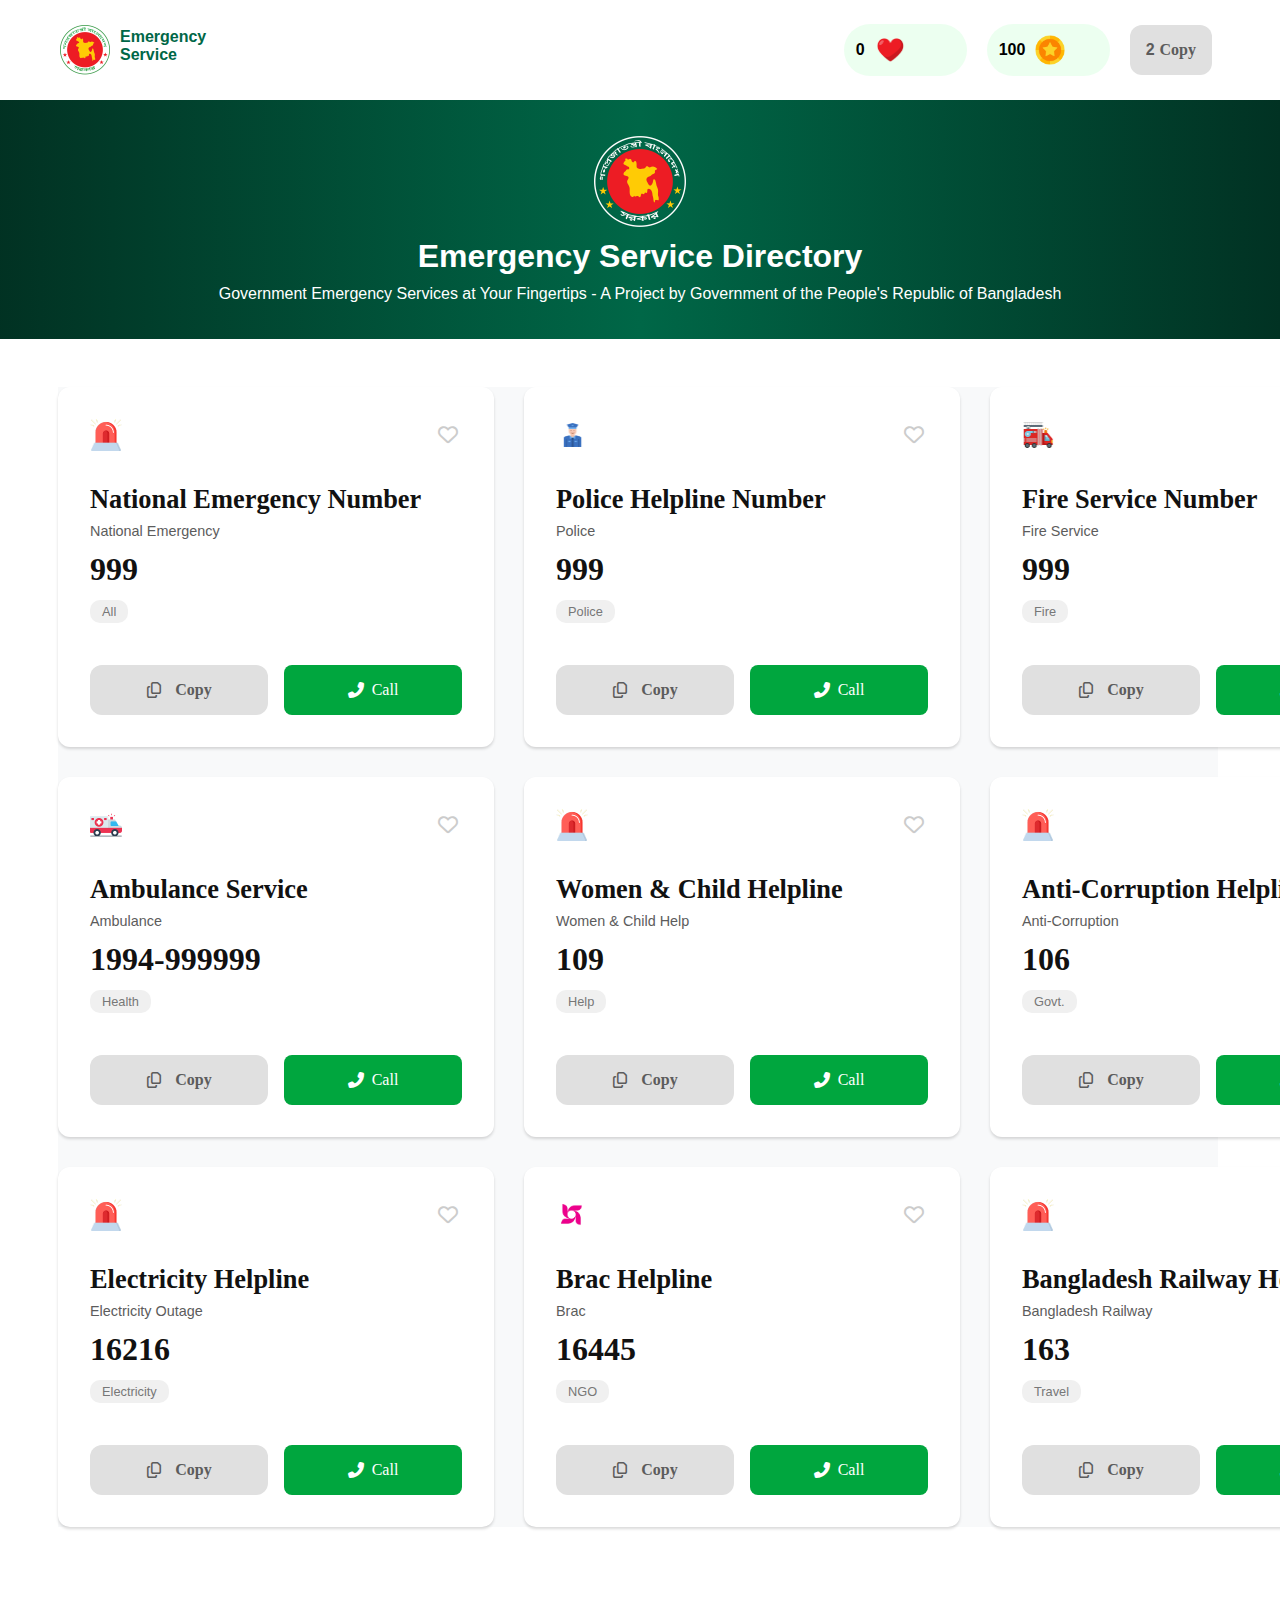
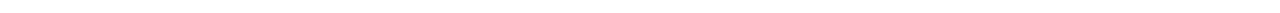
<file: index.html>
<!DOCTYPE html>
<html lang="en">
  <head>
    <meta charset="UTF-8" />
    <meta name="viewport" content="width=device-width, initial-scale=1.0" />
    <title>Emergency Service Directory</title>
    <!-- font style -->
    <link rel="preconnect" href="https://fonts.googleapis.com" />
    <link rel="preconnect" href="https://fonts.gstatic.com" crossorigin />
    <link
      href="https://fonts.googleapis.com/css2?family=Poppins:ital,wght@0,100;0,200;0,300;0,400;0,500;0,600;0,700;0,800;0,900;1,100;1,200;1,300;1,400;1,500;1,600;1,700;1,800;1,900&display=swap"
      rel="stylesheet"
    />
    <!-- font awesome -->
    <link
      rel="stylesheet"
      href="https://cdnjs.cloudflare.com/ajax/libs/font-awesome/6.7.2/css/all.min.css"
      integrity="sha512-Evv84Mr4kqVGRNSgIGL/F/aIDqQb7xQ2vcrdIwxfjThSH8CSR7PBEakCr51Ck+w+/U6swU2Im1vVX0SVk9ABhg=="
      crossorigin="anonymous"
      referrerpolicy="no-referrer"
    />
    <link rel="stylesheet" href="style.css" />
  </head>
  <body>
    <nav class="title">
      <div class="title-left">
        <img src="./assignment5/logo.png" class="logo" />
        <span class="title-name">Emergency Service</span>
      </div>
      <div class="title-right">
        <div class="interaction-item">
          <span id="heartCount">0</span>
          <img src="./assignment5/heart.png" alt="Heart Icon" class="icon" />
        </div>
        <div class="interaction-item">
          <span id="coinCount">100</span>
          <img src="./assignment5/coin.png" alt="Coin Icon" class="icon" />
        </div>
        <button id="copyButton" class="copy-button">
          <span id="copyCount">2</span> Copy
        </button>
      </div>
    </nav>
    <section class="hero">
      <img src="./assignment5/logo-dark.png" class="hero-logo" />
      <h1 class="hero-title">Emergency Service Directory</h1>
      <p class="hero-slogan">
        Government Emergency Services at Your Fingertips - A Project by
        Government of the People's Republic of Bangladesh
      </p>
    </section>
    <!-- card section -->
    <main class="main-section">
      <div class="card-section">
        <div
          class="card"
          data-service-name="National Emergency Number"
          data-hotline-number="999"
        >
          <div class="card-header">
            <div class="card-icon">
              <img src="./assignment5/emergency.png" alt="Emergency Icon" />
            </div>
            <div class="card-favorite">
              <i class="far fa-heart"></i>
            </div>
          </div>
          <div class="card-content">
            <h3 class="service-name-main">National Emergency Number</h3>
            <p class="service-name-sub">National Emergency</p>
            <div class="hotline-number">999</div>
            <div class="category-badge">All</div>
          </div>
          <div class="card-actions">
            <button class="copy-button">
              <i class="far fa-copy"></i> Copy
            </button>
            <button class="call-button">
              <i class="fas fa-phone-alt"></i> Call
            </button>
          </div>
        </div>

        <div
          class="card"
          data-service-name="Police Helpline Number"
          data-hotline-number="999"
        >
          <div class="card-header">
            <div class="card-icon">
              <img src="./assignment5/police.png" alt="Police Icon" />
            </div>
            <div class="card-favorite">
              <i class="far fa-heart"></i>
            </div>
          </div>
          <div class="card-content">
            <h3 class="service-name-main">Police Helpline Number</h3>
            <p class="service-name-sub">Police</p>
            <div class="hotline-number">999</div>
            <div class="category-badge">Police</div>
          </div>
          <div class="card-actions">
            <button class="copy-button">
              <i class="far fa-copy"></i> Copy
            </button>
            <button class="call-button">
              <i class="fas fa-phone-alt"></i> Call
            </button>
          </div>
        </div>

        <div
          class="card"
          data-service-name="Fire Service Number"
          data-hotline-number="999"
        >
          <div class="card-header">
            <div class="card-icon">
              <img src="./assignment5/fire-service.png" alt="Fire Icon" />
            </div>
            <div class="card-favorite">
              <i class="far fa-heart"></i>
            </div>
          </div>
          <div class="card-content">
            <h3 class="service-name-main">Fire Service Number</h3>
            <p class="service-name-sub">Fire Service</p>
            <div class="hotline-number">999</div>
            <div class="category-badge">Fire</div>
          </div>
          <div class="card-actions">
            <button class="copy-button">
              <i class="far fa-copy"></i> Copy
            </button>
            <button class="call-button">
              <i class="fas fa-phone-alt"></i> Call
            </button>
          </div>
        </div>

        <div
          class="card"
          data-service-name="Ambulance Service"
          data-hotline-number="1994-999999"
        >
          <div class="card-header">
            <div class="card-icon">
              <img src="./assignment5/ambulance.png" alt="Ambulance Icon" />
            </div>
            <div class="card-favorite">
              <i class="far fa-heart"></i>
            </div>
          </div>
          <div class="card-content">
            <h3 class="service-name-main">Ambulance Service</h3>
            <p class="service-name-sub">Ambulance</p>
            <div class="hotline-number">1994-999999</div>
            <div class="category-badge">Health</div>
          </div>
          <div class="card-actions">
            <button class="copy-button">
              <i class="far fa-copy"></i> Copy
            </button>
            <button class="call-button">
              <i class="fas fa-phone-alt"></i> Call
            </button>
          </div>
        </div>

        <div
          class="card"
          data-service-name="Women & Child Helpline"
          data-hotline-number="109"
        >
          <div class="card-header">
            <div class="card-icon">
              <img src="./assignment5/emergency.png" alt="Women & Child Icon" />
            </div>
            <div class="card-favorite">
              <i class="far fa-heart"></i>
            </div>
          </div>
          <div class="card-content">
            <h3 class="service-name-main">Women & Child Helpline</h3>
            <p class="service-name-sub">Women & Child Help</p>
            <div class="hotline-number">109</div>
            <div class="category-badge">Help</div>
          </div>
          <div class="card-actions">
            <button class="copy-button">
              <i class="far fa-copy"></i> Copy
            </button>
            <button class="call-button">
              <i class="fas fa-phone-alt"></i> Call
            </button>
          </div>
        </div>

        <div
          class="card"
          data-service-name="Anti-Corruption Helpline"
          data-hotline-number="106"
        >
          <div class="card-header">
            <div class="card-icon">
              <img
                src="./assignment5/emergency.png"
                alt="Anti-Corruption Icon"
              />
            </div>
            <div class="card-favorite">
              <i class="far fa-heart"></i>
            </div>
          </div>
          <div class="card-content">
            <h3 class="service-name-main">Anti-Corruption Helpline</h3>
            <p class="service-name-sub">Anti-Corruption</p>
            <div class="hotline-number">106</div>
            <div class="category-badge">Govt.</div>
          </div>
          <div class="card-actions">
            <button class="copy-button">
              <i class="far fa-copy"></i> Copy
            </button>
            <button class="call-button">
              <i class="fas fa-phone-alt"></i> Call
            </button>
          </div>
        </div>

        <div
          class="card"
          data-service-name="Electricity Helpline"
          data-hotline-number="16216"
        >
          <div class="card-header">
            <div class="card-icon">
              <img src="./assignment5/emergency.png" alt="Electricity Icon" />
            </div>
            <div class="card-favorite">
              <i class="far fa-heart"></i>
            </div>
          </div>
          <div class="card-content">
            <h3 class="service-name-main">Electricity Helpline</h3>
            <p class="service-name-sub">Electricity Outage</p>
            <div class="hotline-number">16216</div>
            <div class="category-badge">Electricity</div>
          </div>
          <div class="card-actions">
            <button class="copy-button">
              <i class="far fa-copy"></i> Copy
            </button>
            <button class="call-button">
              <i class="fas fa-phone-alt"></i> Call
            </button>
          </div>
        </div>

        <div
          class="card"
          data-service-name="Brac Helpline"
          data-hotline-number="16445"
        >
          <div class="card-header">
            <div class="card-icon">
              <img src="./assignment5/brac.png" alt="Brac Icon" />
            </div>
            <div class="card-favorite">
              <i class="far fa-heart"></i>
            </div>
          </div>
          <div class="card-content">
            <h3 class="service-name-main">Brac Helpline</h3>
            <p class="service-name-sub">Brac</p>
            <div class="hotline-number">16445</div>
            <div class="category-badge">NGO</div>
          </div>
          <div class="card-actions">
            <button class="copy-button">
              <i class="far fa-copy"></i> Copy
            </button>
            <button class="call-button">
              <i class="fas fa-phone-alt"></i> Call
            </button>
          </div>
        </div>

        <div
          class="card"
          data-service-name="Bangladesh Railway Helpline"
          data-hotline-number="163"
        >
          <div class="card-header">
            <div class="card-icon">
              <img src="./assignment5/emergency.png" alt="Railway Icon" />
            </div>
            <div class="card-favorite">
              <i class="far fa-heart"></i>
            </div>
          </div>
          <div class="card-content">
            <h3 class="service-name-main">Bangladesh Railway Helpline</h3>
            <p class="service-name-sub">Bangladesh Railway</p>
            <div class="hotline-number">163</div>
            <div class="category-badge">Travel</div>
          </div>
          <div class="card-actions">
            <button class="copy-button">
              <i class="far fa-copy"></i> Copy
            </button>
            <button class="call-button">
              <i class="fas fa-phone-alt"></i> Call
            </button>
          </div>
        </div>
      </div>

      <div class="history-section">
        <div class="history-header">
          <h4 class="history-title">
            <i class="fas fa-history"></i> Call History
          </h4>
          <button class="clear-history-button">Clear</button>
        </div>
        <div class="call-history-list"></div>
      </div>
    </main>
    <script src="script.js"></script>
  </body>
</html>
</file>
<file: style.css>
* {
  margin: 0;
  padding: 0;
  box-sizing: border-box;
  font-family: Arial, sans-serif;
}
.title {
  display: flex;
  justify-content: space-between;
  align-items: center;
  padding: 24px 60px 24px 60px;
  background: #fff;
}
.title-left {
  display: flex;
  align-items: center;
  gap: 10px;
}
.logo {
  width: 50px;
  height: 50px;
}
.title-name {
  color: rgba(0, 103, 71, 1);
  width: 135.72px;
  height: 44.69px;
  font-weight: 900;
  font-family: "Inter", sans-serif;
}
.title-right {
  display: flex;
  justify-content: space-evenly;
  align-items: center;
  gap: 20px;
}
.interaction-item {
  text-align: center;
  color: rgba(0, 0, 0, 1);
  font-family: Inter;
  font-weight: 900;
  display: flex;
  align-items: center;
  width: 123px;
  height: 52px;
  padding: 12px;
  border-radius: 50px;
  background: rgba(65, 255, 107, 0.1);
}
.interaction-item .icon {
  width: 30px;
  height: 30px;
  margin: 12px 12px 12px 10px;
}
.copy-button {
  border-radius: 50px;
  background-color: rgba(0, 166, 62, 1);
  color: #f8f9fa;
  padding: 12px 36px 12px 36px;
  font-size: 0.9em;
  font-weight: bold;
  border: none;
  cursor: pointer;
  display: flex;
  align-items: center;
  gap: 5px;
}
.hero {
  display: flex;
  flex-direction: column;
  justify-content: center;
  align-items: center;
  text-align: center;

  height: 239px;
  background: linear-gradient(
    90deg,
    rgba(1.251827359199524, 49.64006805419922, 34.606834411621094, 1),
    rgba(0, 103, 71, 1) 50%,
    rgba(1, 50, 35, 1) 100%
  );
  padding: 12px 60px 12px 60px;
  font-family: Hind Madurai;
  color: #fff;
  row-gap: 10px;
}

.hero-logo {
  width: 92px;
  height: 92px;
}

/* Main part*/
.main-section {
  display: flex;
  justify-content: space-between;
  margin: 48px 62px 86px 58px;
  background-color: #f8f9fa;
}

/* card section */
.card-section {
  display: grid;
  grid-template-columns: repeat(3, 1fr);
  gap: 30px;
  flex-grow: 1;
}

/* individual card */
.card {
  border-radius: 12px;
  box-shadow: 0px 2px 3px 0px rgba(0, 0, 0, 0.15);
  background: var(--White, rgba(255, 255, 255, 1));
  display: flex;
  flex-direction: column;
  justify-content: space-between;
  width: 436px;
  height: 360px;
  padding: 32px;
}

.card-header {
  display: flex;
  justify-content: space-between;
  align-items: center;
}

.card-icon img {
  width: 32px;
  height: 32px;
}

.card-favorite i {
  color: #ccc;
  cursor: pointer;
  font-size: 1.25em;
  width: 24px;
  height: 24px;
}

.card-content {
  margin: 16px 0;
}

.service-name-main {
  font-size: 1.65rem;
  font-weight: 900;
  color: #111111;
  margin: 0;
  font-family: Hind Madurai;
}

.service-name-sub {
  font-size: 0.9rem;
  color: #5c5c5c;
  margin-top: 8px;
}

.hotline-number {
  font-family: Roboto;
  font-size: 2rem;
  font-weight: 700;
  color: #111111;
  margin-top: 12px;
}

.category-badge {
  background-color: #f0f0f0;
  color: #777;
  font-size: 0.8rem;
  padding: 4px 12px;
  border-radius: 10px;
  margin-top: 12px;
  display: inline-block;
}

.card-actions {
  display: flex;
  justify-content: space-between;
  margin-top: 14px;
}

.copy-button,
.call-button {
  flex: 1;
  border: none;
  padding: 16px;
  font-family: Roboto;
  border-radius: 8px;
  font-size: 1rem;
  cursor: pointer;
  transition: background-color 0.3s;
  display: flex;
  align-items: center;
  justify-content: center;
}

.copy-button {
  border-radius: 12px;

  font-family: Roboto;
  background-color: #e0e0e0;
  color: #5c5c5c;
  margin-right: 8px;
}

.call-button {
  background-color: rgba(0, 166, 62, 1);
  color: #fff;
  margin-left: 8px;
}

.copy-button i,
.call-button i {
  margin-right: 8px;
  width: 16px;
  height: 16px;
}

/* history section */
.history-section {
  border-radius: 12px;
  box-shadow: 0px 2px 3px 0px rgba(0, 0, 0, 0.15);
  background: var(--White, rgba(255, 255, 255, 1));
  padding: 24px;
  width: 400px;
  height: 1140px;
  min-width: 300px;
  box-shadow: 0px 2px 3px 0px rgba(0, 0, 0, 0.15);
  background: var(--White, rgba(255, 255, 255, 1));
}

.history-header {
  display: flex;
  justify-content: space-between;
  align-items: center;
  margin-bottom: 20px;
}

.history-title {
  font-size: 1.25rem;
  font-weight: bold;
  margin: 0;
  font-family: Roboto;
}

.clear-history-button {
  border-radius: 50px;
  background: rgba(0, 166, 62, 1);
  color: rgba(255, 255, 255, 1);
  border: none;
  padding: 12px 36px 12px 38px;
  border-radius: 50px;
  cursor: pointer;
}

.call-history-list {
  display: flex;
  flex-direction: column;
  gap: 12px;
}

.history-item {
  display: flex;
  justify-content: space-between;
  align-items: center;
  padding: 12px;
  background-color: #fafafa;
  border-radius: 8px;
}

.history-item-details {
  display: flex;
  flex-direction: column;
}

.history-item-name {
  font-weight: 600;
  font-size: 1rem;
}

.history-item-number {
  font-size: 0.85rem;
  color: #777;
  margin-top: 4px;
}

.history-item-time {
  font-size: 0.85rem;
  color: #999;
}

/* Responsiveness */
@media (max-width: 1200px) {
  .main-section {
    flex-direction: column;
  }

  .history-section {
    width: 100%;
    margin-top: 20px;
  }
}

@media (max-width: 768px) {
  .card-section {
    grid-template-columns: repeat(2, 1fr);
  }
}

@media (max-width: 576px) {
  .card-section {
    grid-template-columns: 1fr;
  }
}
</file>
